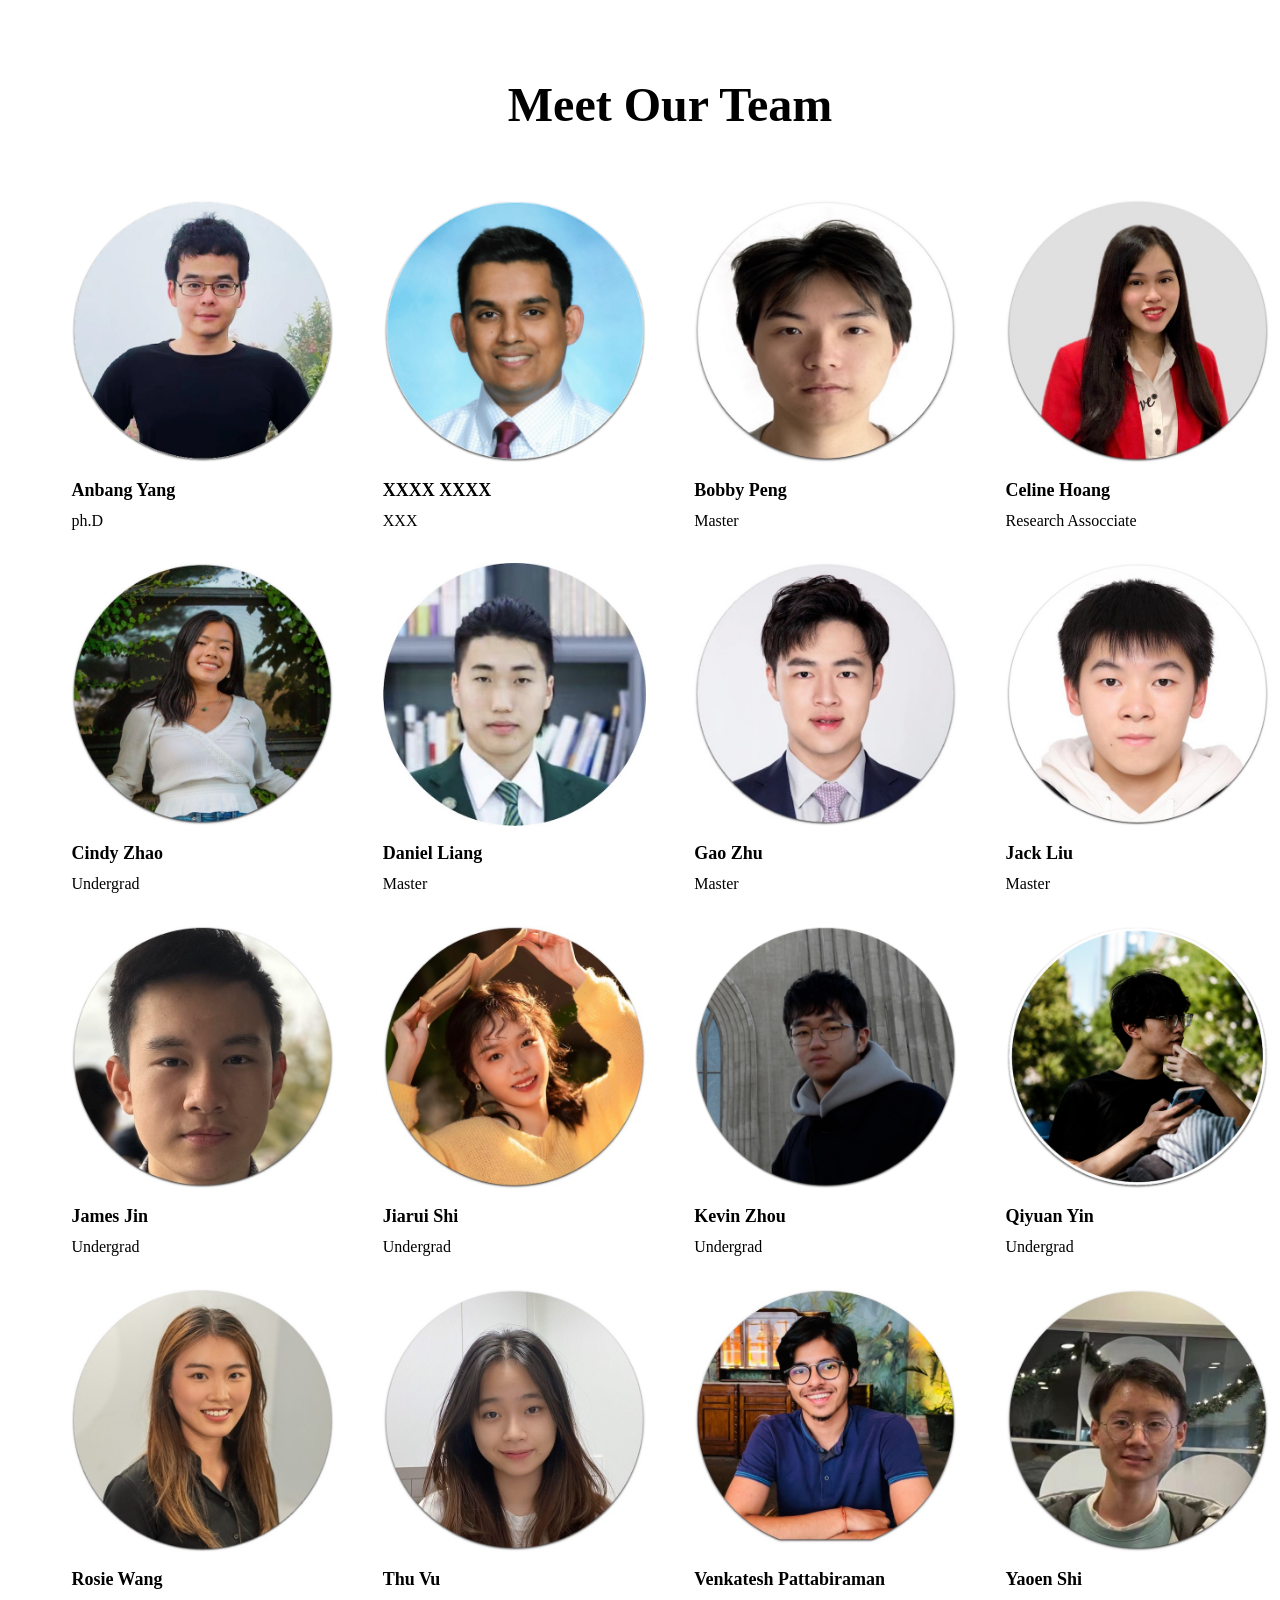
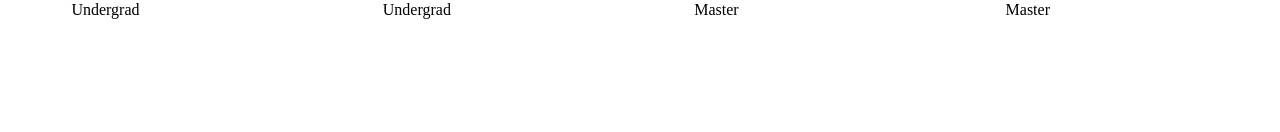
<file: meet-the-team/index.html>
<!DOCTYPE html>
<html lang="en">
  <head>
    <meta charset="UTF-8">
        <meta name="viewport" content="width=device-width, initial-scale=1.0">
        <meta http-equiv="X-UA-Compatible" content="ie=edge">
        <title>Document</title>
        <link rel="stylesheet" href="styles.css">
  </head>
  <body>
    <div class="container-block container">
      <p class="text-blk team-head-text">
        Meet Our Team
      </p>
      <div class="responsive-container-block teamcard-container">
        <div class="responsive-cell-block wk-desk-3 wk-mobile-12 wk-tab-4 wk-ipadp-4 team-card-container">
          <div class="team-card">
            <div class="team-img-wrapper">
              <img class="team-img" src="unav/anbang.png">
            </div>
            <div class="team-card-content">
              <p class="text-blk name">
                Anbang Yang
              </p>
              <p class="text-blk position">
                ph.D
              </p>
            </div>
          </div>
        </div>
        <div class="responsive-cell-block wk-desk-3 wk-mobile-12 wk-tab-4 wk-ipadp-4 team-card-container">
          <div class="team-card">
            <div class="team-img-wrapper">
              <img class="team-img" src="unav/who.png">
            </div>
            <div class="team-card-content">
              <p class="text-blk name">
                XXXX XXXX
              </p>
              <p class="text-blk position">
                XXX
              </p>
            </div>
          </div>
        </div>
        <div class="responsive-cell-block wk-desk-3 wk-mobile-12 wk-tab-4 wk-ipadp-4 team-card-container">
          <div class="team-card">
            <div class="team-img-wrapper">
              <img class="team-img" src="unav/bobby-peng.jpg">
            </div>
            <div class="team-card-content">
              <p class="text-blk name">
                Bobby Peng
              </p>
              <p class="text-blk position">
                Master
              </p>
            </div>
          </div>
        </div>
        <div class="responsive-cell-block wk-desk-3 wk-mobile-12 wk-tab-4 wk-ipadp-4 team-card-container">
          <div class="team-card">
            <div class="team-img-wrapper">
              <img class="team-img" src="unav/celine-hoang.jpg">
            </div>
            <div class="team-card-content">
              <p class="text-blk name">
                Celine Hoang
              </p>
              <p class="text-blk position">
                Research Assocciate
              </p>
            </div>
          </div>
        </div>
        <div class="responsive-cell-block wk-desk-3 wk-mobile-12 wk-tab-4 wk-ipadp-4 team-card-container">
          <div class="team-card">
            <div class="team-img-wrapper">
              <img class="team-img" src="unav/cindy-zhao.jpg">
            </div>
            <div class="team-card-content">
              <p class="text-blk name">
                Cindy Zhao
              </p>
              <p class="text-blk position">
                Undergrad
              </p>
            </div>
          </div>
        </div>
        <div class="responsive-cell-block wk-desk-3 wk-mobile-12 wk-tab-4 wk-ipadp-4 team-card-container">
          <div class="team-card">
            <div class="team-img-wrapper">
              <img class="team-img" src="unav/daniel-liang.jpg">
            </div>
            <div class="team-card-content">
              <p class="text-blk name">
                Daniel Liang
              </p>
              <p class="text-blk position">
                Master
              </p>
            </div>
          </div>
        </div>
        <div class="responsive-cell-block wk-desk-3 wk-mobile-12 wk-tab-4 wk-ipadp-4 team-card-container">
          <div class="team-card">
            <div class="team-img-wrapper">
              <img class="team-img" src="unav/gao-zhu.jpg">
            </div>
            <div class="team-card-content">
              <p class="text-blk name">
                Gao Zhu
              </p>
              <p class="text-blk position">
                Master
              </p>
            </div>
          </div>
        </div>
        <div class="responsive-cell-block wk-desk-3 wk-mobile-12 wk-tab-4 wk-ipadp-4 team-card-container">
          <div class="team-card">
            <div class="team-img-wrapper">
              <img class="team-img" src="unav/jack-liu.jpg">
            </div>
            <div class="team-card-content">
              <p class="text-blk name">
                Jack Liu
              </p>
              <p class="text-blk position">
                Master
              </p>
            </div>
          </div>
        </div>
        <div class="responsive-cell-block wk-desk-3 wk-mobile-12 wk-tab-4 wk-ipadp-4 team-card-container">
          <div class="team-card">
            <div class="team-img-wrapper">
              <img class="team-img" src="unav/james-jin.jpg">
            </div>
            <div class="team-card-content">
              <p class="text-blk name">
                James Jin
              </p>
              <p class="text-blk position">
                Undergrad
              </p>
            </div>
          </div>
        </div>
        <div class="responsive-cell-block wk-desk-3 wk-mobile-12 wk-tab-4 wk-ipadp-4 team-card-container">
          <div class="team-card">
            <div class="team-img-wrapper">
              <img class="team-img" src="unav/jiarui-shi.jpg">
            </div>
            <div class="team-card-content">
              <p class="text-blk name">
                Jiarui Shi
              </p>
              <p class="text-blk position">
                Undergrad
              </p>
            </div>
          </div>
        </div>
        <div class="responsive-cell-block wk-desk-3 wk-mobile-12 wk-tab-4 wk-ipadp-4 team-card-container">
          <div class="team-card">
            <div class="team-img-wrapper">
              <img class="team-img" src="unav/kevin-zhou.png">
            </div>
            <div class="team-card-content">
              <p class="text-blk name">
                Kevin Zhou
              </p>
              <p class="text-blk position">
                Undergrad
              </p>
            </div>
          </div>
        </div>
        <div class="responsive-cell-block wk-desk-3 wk-mobile-12 wk-tab-4 wk-ipadp-4 team-card-container">
          <div class="team-card">
            <div class="team-img-wrapper">
              <img class="team-img" src="unav/qiyuan-yin.png">
            </div>
            <div class="team-card-content">
              <p class="text-blk name">
                Qiyuan Yin
              </p>
              <p class="text-blk position">
                Undergrad
              </p>
            </div>
          </div>
        </div>
        <div class="responsive-cell-block wk-desk-3 wk-mobile-12 wk-tab-4 wk-ipadp-4 team-card-container">
          <div class="team-card">
            <div class="team-img-wrapper">
              <img class="team-img" src="unav/rosie-wang.jpg">
            </div>
            <div class="team-card-content">
              <p class="text-blk name">
                Rosie Wang
              </p>
              <p class="text-blk position">
                Undergrad
              </p>
            </div>
          </div>
        </div>
        <div class="responsive-cell-block wk-desk-3 wk-mobile-12 wk-tab-4 wk-ipadp-4 team-card-container">
          <div class="team-card">
            <div class="team-img-wrapper">
              <img class="team-img" src="unav/thu-vu.jpg">
            </div>
            <div class="team-card-content">
              <p class="text-blk name">
                Thu Vu
              </p>
              <p class="text-blk position">
                Undergrad
              </p>
            </div>
          </div>
        </div>
        <div class="responsive-cell-block wk-desk-3 wk-mobile-12 wk-tab-4 wk-ipadp-4 team-card-container">
          <div class="team-card">
            <div class="team-img-wrapper">
              <img class="team-img" src="unav/venkatesh-pattabiraman.jpg">
            </div>
            <div class="team-card-content">
              <p class="text-blk name">
                Venkatesh Pattabiraman
              </p>
              <p class="text-blk position">
                Master
              </p>
            </div>
          </div>
        </div>
        <div class="responsive-cell-block wk-desk-3 wk-mobile-12 wk-tab-4 wk-ipadp-4 team-card-container">
          <div class="team-card">
            <div class="team-img-wrapper">
              <img class="team-img" src="unav/yaoen-shi.jpg">
            </div>
            <div class="team-card-content">
              <p class="text-blk name">
                Yaoen Shi
              </p>
              <p class="text-blk position">
                Master
              </p>
            </div>
          </div>
        </div>
      </div>
    </div>
  </body>
</html>
</file>
<file: meet-the-team/styles.css>
* {
  font-family: 'Roboto Slab', serif;
}

.text-blk {
  margin-top: 0px;
  margin-right: 0px;
  margin-bottom: 0px;
  margin-left: 0px;
  line-height: 25px;
}

.responsive-container-block {
  min-height: 75px;
  height: fit-content;
  width: 100%;
  display: flex;
  flex-wrap: wrap;
  margin-top: 0px;
  margin-right: auto;
  margin-bottom: 0px;
  margin-left: auto;
  justify-content: flex-start;
}

.container-block {
  min-height: 75px;
  height: fit-content;
  width: 100%;
  padding-top: 10px;
  padding-right: 10px;
  padding-bottom: 10px;
  padding-left: 10px;
  display: block;
}

.responsive-cell-block {
  min-height: 75px;
}

.container {
  max-width: 1380px;
  margin-top: 80px;
  margin-right: auto;
  margin-bottom: 80px;
  margin-left: auto;
  padding-top: 0px;
  padding-right: 30px;
  padding-bottom: 0px;
  padding-left: 30px;
}

.team-head-text {
  font-size: 48px;
  line-height: 50px;
  font-weight: 900;
  text-align: center;
  margin-top: 0px;
  margin-right: 0px;
  margin-bottom: 70px;
  margin-left: 0px;
}

.name {
  font-size: 18px;
  margin-top: 11px;
  margin-right: 0px;
  margin-bottom: 0px;
  margin-left: 0px;
  font-weight: 700;
}

.position {
  margin-top: 5px;
  margin-right: 0px;
  margin-bottom: 0px;
  margin-left: 0px;
}

.team-card-container {
  width: 263px;
  margin-top: 0px;
  margin-right: 15px;
  margin-bottom: 30px;
  margin-left: 15px;
}

.teamcard-container {
  justify-content: space-evenly;
}

.team-img-wrapper {
  border-top-left-radius: 6px;
  border-top-right-radius: 6px;
  border-bottom-right-radius: 6px;
  border-bottom-left-radius: 6px;
}

.team-img {
  max-width: 100%;
}

@media (max-width: 400px) {
  .team-card-container {
    margin-top: 0px;
    margin-right: 0px;
    margin-bottom: 30px;
    margin-left: 0px;
    width: 100%;
  }

  .team-img {
    width: 100%;
  }
}
</file>
